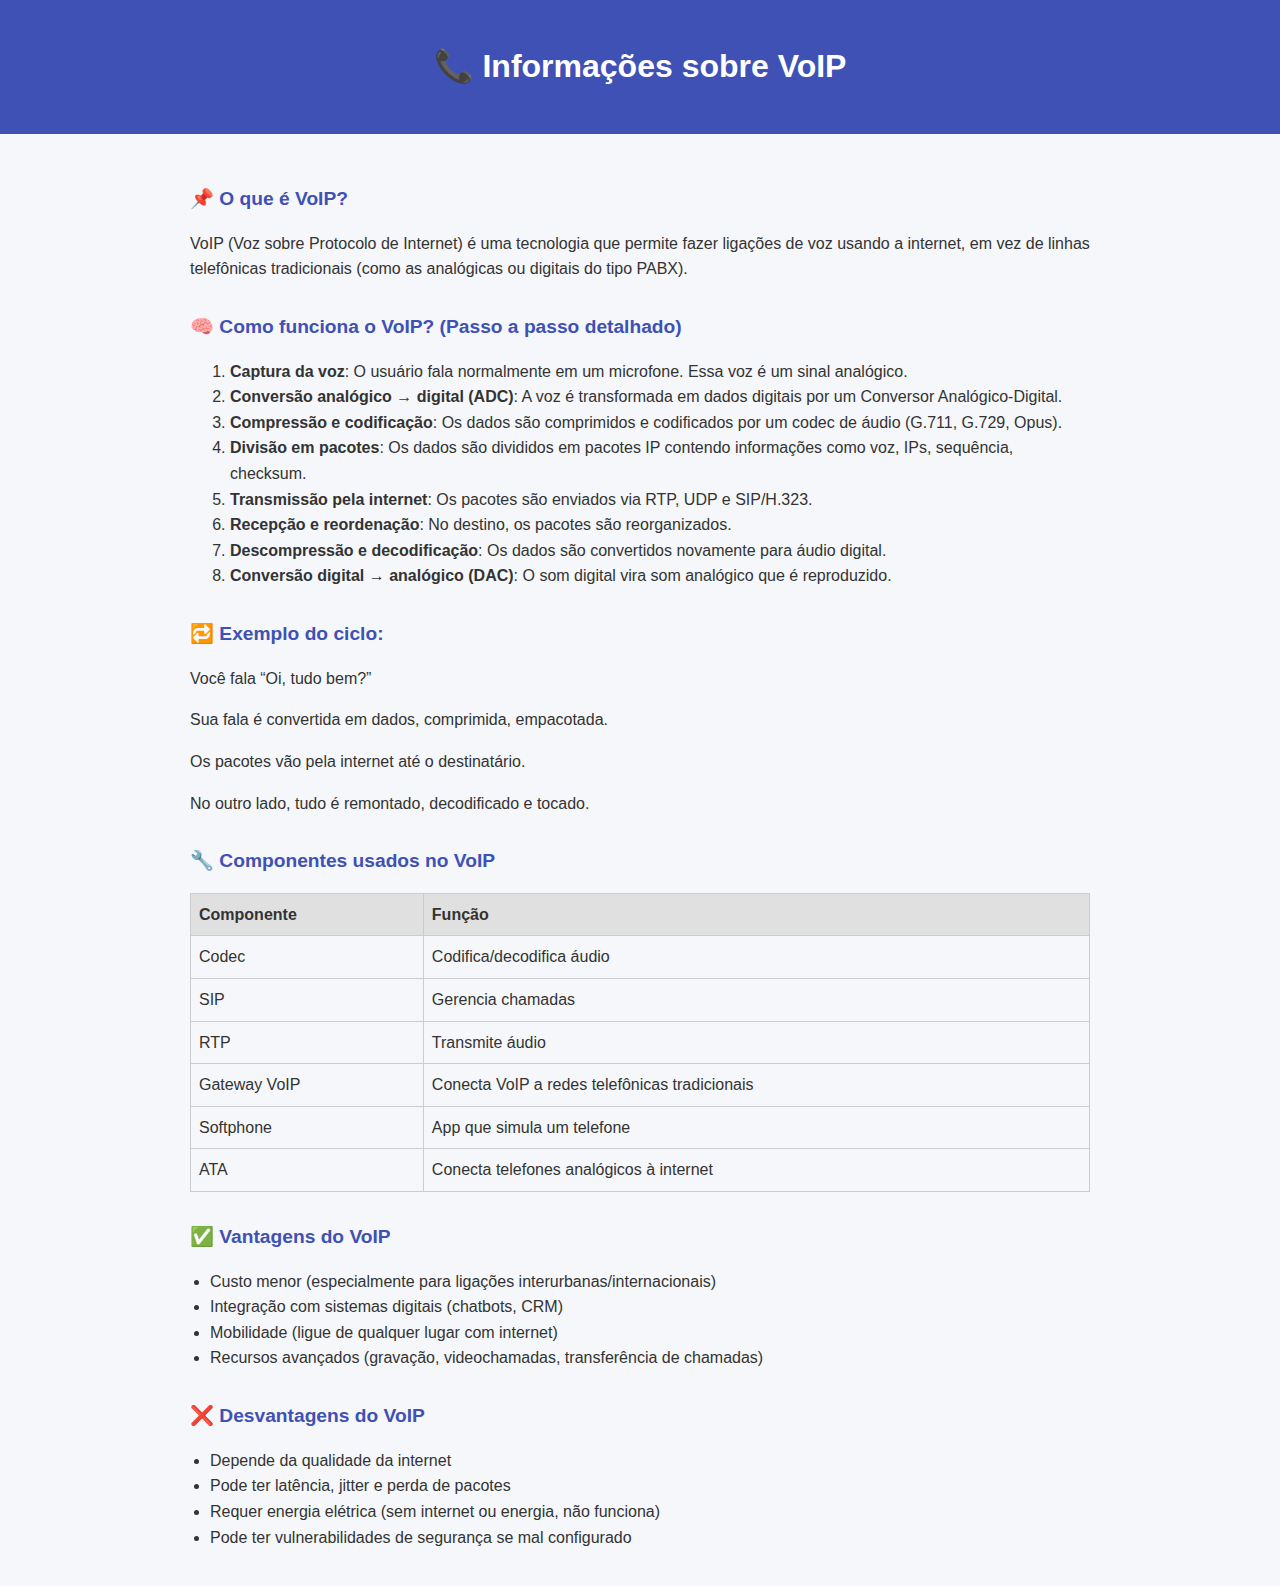
<file: index.html>
<!DOCTYPE html>
<html lang="pt-BR">
<head>
  <meta charset="UTF-8">
  <meta name="viewport" content="width=device-width, initial-scale=1.0">
  <title>Informações sobre VoIP</title>
  <link rel="stylesheet" href="style.css">
</head>
<body>
  <header>
    <h1>📞 Informações sobre VoIP</h1>
  </header>
  <main>
    <section>
      <h2 class="emoji">📌 O que é VoIP?</h2>
      <p>VoIP (Voz sobre Protocolo de Internet) é uma tecnologia que permite fazer ligações de voz usando a internet, em vez de linhas telefônicas tradicionais (como as analógicas ou digitais do tipo PABX).</p>
    </section>

    <section>
      <h2 class="emoji">🧠 Como funciona o VoIP? (Passo a passo detalhado)</h2>
      <ol>
        <li><strong>Captura da voz</strong>: O usuário fala normalmente em um microfone. Essa voz é um sinal analógico.</li>
        <li><strong>Conversão analógico → digital (ADC)</strong>: A voz é transformada em dados digitais por um Conversor Analógico-Digital.</li>
        <li><strong>Compressão e codificação</strong>: Os dados são comprimidos e codificados por um codec de áudio (G.711, G.729, Opus).</li>
        <li><strong>Divisão em pacotes</strong>: Os dados são divididos em pacotes IP contendo informações como voz, IPs, sequência, checksum.</li>
        <li><strong>Transmissão pela internet</strong>: Os pacotes são enviados via RTP, UDP e SIP/H.323.</li>
        <li><strong>Recepção e reordenação</strong>: No destino, os pacotes são reorganizados.</li>
        <li><strong>Descompressão e decodificação</strong>: Os dados são convertidos novamente para áudio digital.</li>
        <li><strong>Conversão digital → analógico (DAC)</strong>: O som digital vira som analógico que é reproduzido.</li>
      </ol>
    </section>

    <section>
      <h2 class="emoji">🔁 Exemplo do ciclo:</h2>
      <p>Você fala “Oi, tudo bem?”</p>
      <p>Sua fala é convertida em dados, comprimida, empacotada.</p>
      <p>Os pacotes vão pela internet até o destinatário.</p>
      <p>No outro lado, tudo é remontado, decodificado e tocado.</p>
    </section>

    <section>
      <h2 class="emoji">🔧 Componentes usados no VoIP</h2>
      <table>
        <thead>
          <tr>
            <th>Componente</th>
            <th>Função</th>
          </tr>
        </thead>
        <tbody>
          <tr><td>Codec</td><td>Codifica/decodifica áudio</td></tr>
          <tr><td>SIP</td><td>Gerencia chamadas</td></tr>
          <tr><td>RTP</td><td>Transmite áudio</td></tr>
          <tr><td>Gateway VoIP</td><td>Conecta VoIP a redes telefônicas tradicionais</td></tr>
          <tr><td>Softphone</td><td>App que simula um telefone</td></tr>
          <tr><td>ATA</td><td>Conecta telefones analógicos à internet</td></tr>
        </tbody>
      </table>
    </section>

    <section>
      <h2 class="emoji">✅ Vantagens do VoIP</h2>
      <ul>
        <li>Custo menor (especialmente para ligações interurbanas/internacionais)</li>
        <li>Integração com sistemas digitais (chatbots, CRM)</li>
        <li>Mobilidade (ligue de qualquer lugar com internet)</li>
        <li>Recursos avançados (gravação, videochamadas, transferência de chamadas)</li>
      </ul>
    </section>

    <section>
      <h2 class="emoji">❌ Desvantagens do VoIP</h2>
      <ul>
        <li>Depende da qualidade da internet</li>
        <li>Pode ter latência, jitter e perda de pacotes</li>
        <li>Requer energia elétrica (sem internet ou energia, não funciona)</li>
        <li>Pode ter vulnerabilidades de segurança se mal configurado</li>
      </ul>
    </section>
  </main>
</body>
</html>
</file>
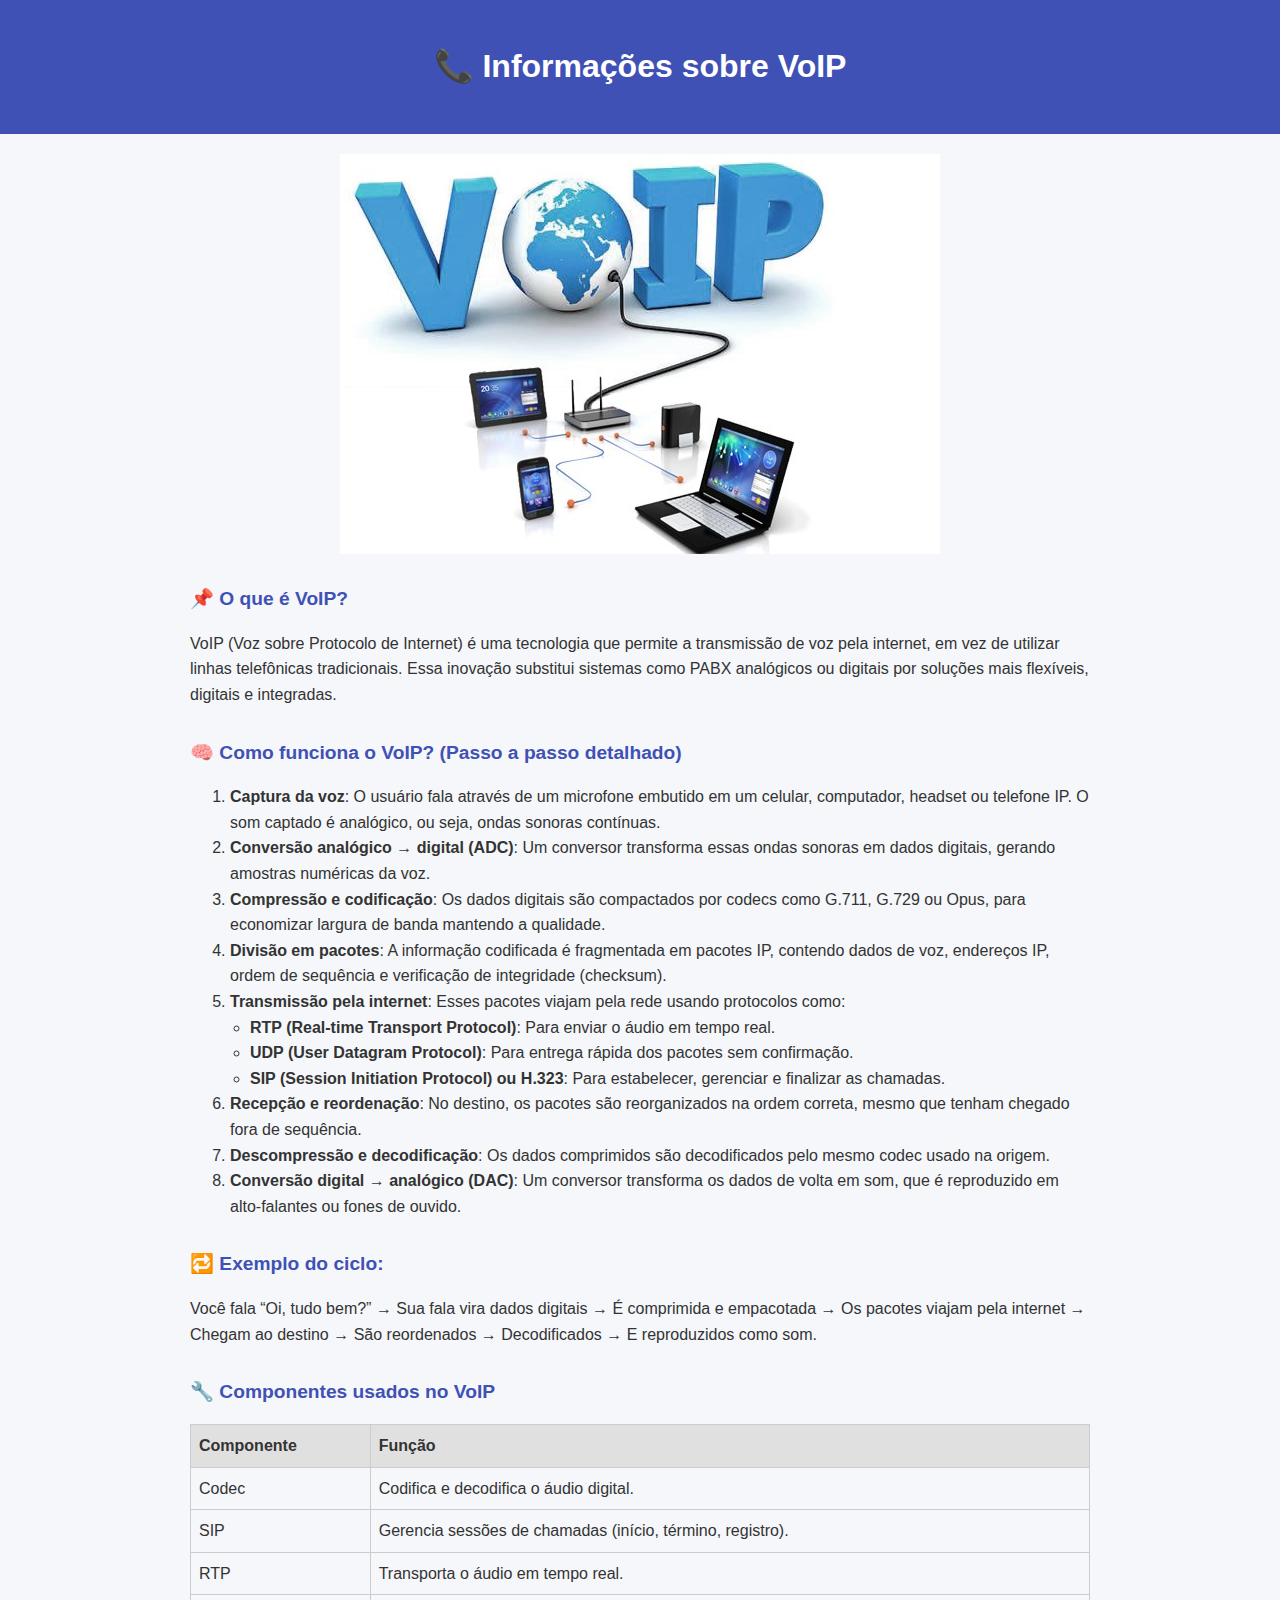
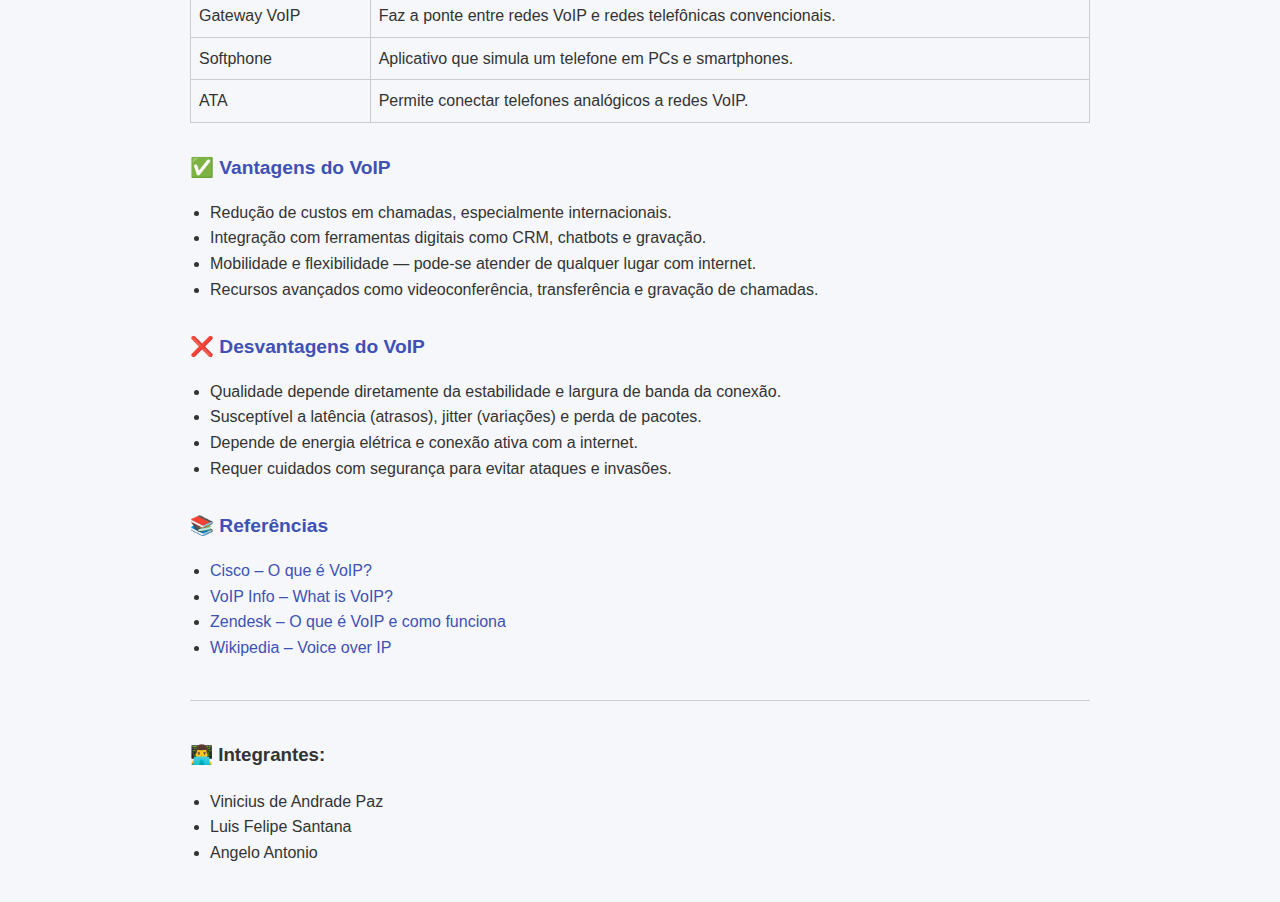
<file: docs/index.html>
<!DOCTYPE html>
<html lang="pt-BR">
<head>
  <meta charset="UTF-8">
  <meta name="viewport" content="width=device-width, initial-scale=1.0">
  <title>Informações sobre VoIP</title>
  <link rel="stylesheet" href="style.css">
</head>
<body>
  <header>
    <h1>📞 Informações sobre VoIP</h1>
  </header>
  
  <main>

<img src="img/voip-diagram.jpg" alt="Imagem ilustrativa sobre VoIP" style="display: block; margin: 0 auto 20px auto; max-width: 100%; height: auto;" />

    <section>
      <h2 class="emoji">📌 O que é VoIP?</h2>
      <p>VoIP (Voz sobre Protocolo de Internet) é uma tecnologia que permite a transmissão de voz pela internet, em vez de utilizar linhas telefônicas tradicionais. Essa inovação substitui sistemas como PABX analógicos ou digitais por soluções mais flexíveis, digitais e integradas.</p>
    </section>

    <section>
      <h2 class="emoji">🧠 Como funciona o VoIP? (Passo a passo detalhado)</h2>
      <ol>
        <li><strong>Captura da voz</strong>: O usuário fala através de um microfone embutido em um celular, computador, headset ou telefone IP. O som captado é analógico, ou seja, ondas sonoras contínuas.</li>
        <li><strong>Conversão analógico → digital (ADC)</strong>: Um conversor transforma essas ondas sonoras em dados digitais, gerando amostras numéricas da voz.</li>
        <li><strong>Compressão e codificação</strong>: Os dados digitais são compactados por codecs como G.711, G.729 ou Opus, para economizar largura de banda mantendo a qualidade.</li>
        <li><strong>Divisão em pacotes</strong>: A informação codificada é fragmentada em pacotes IP, contendo dados de voz, endereços IP, ordem de sequência e verificação de integridade (checksum).</li>
        <li><strong>Transmissão pela internet</strong>: Esses pacotes viajam pela rede usando protocolos como:
          <ul>
            <li><strong>RTP (Real-time Transport Protocol)</strong>: Para enviar o áudio em tempo real.</li>
            <li><strong>UDP (User Datagram Protocol)</strong>: Para entrega rápida dos pacotes sem confirmação.</li>
            <li><strong>SIP (Session Initiation Protocol) ou H.323</strong>: Para estabelecer, gerenciar e finalizar as chamadas.</li>
          </ul>
        </li>
        <li><strong>Recepção e reordenação</strong>: No destino, os pacotes são reorganizados na ordem correta, mesmo que tenham chegado fora de sequência.</li>
        <li><strong>Descompressão e decodificação</strong>: Os dados comprimidos são decodificados pelo mesmo codec usado na origem.</li>
        <li><strong>Conversão digital → analógico (DAC)</strong>: Um conversor transforma os dados de volta em som, que é reproduzido em alto-falantes ou fones de ouvido.</li>
      </ol>
    </section>

    <section>
      <h2 class="emoji">🔁 Exemplo do ciclo:</h2>
      <p>Você fala “Oi, tudo bem?” → Sua fala vira dados digitais → É comprimida e empacotada → Os pacotes viajam pela internet → Chegam ao destino → São reordenados → Decodificados → E reproduzidos como som.</p>
    </section>

    <section>
      <h2 class="emoji">🔧 Componentes usados no VoIP</h2>
      <table>
        <thead>
          <tr>
            <th>Componente</th>
            <th>Função</th>
          </tr>
        </thead>
        <tbody>
          <tr><td>Codec</td><td>Codifica e decodifica o áudio digital.</td></tr>
          <tr><td>SIP</td><td>Gerencia sessões de chamadas (início, término, registro).</td></tr>
          <tr><td>RTP</td><td>Transporta o áudio em tempo real.</td></tr>
          <tr><td>Gateway VoIP</td><td>Faz a ponte entre redes VoIP e redes telefônicas convencionais.</td></tr>
          <tr><td>Softphone</td><td>Aplicativo que simula um telefone em PCs e smartphones.</td></tr>
          <tr><td>ATA</td><td>Permite conectar telefones analógicos a redes VoIP.</td></tr>
        </tbody>
      </table>
    </section>

    <section>
      <h2 class="emoji">✅ Vantagens do VoIP</h2>
      <ul>
        <li>Redução de custos em chamadas, especialmente internacionais.</li>
        <li>Integração com ferramentas digitais como CRM, chatbots e gravação.</li>
        <li>Mobilidade e flexibilidade — pode-se atender de qualquer lugar com internet.</li>
        <li>Recursos avançados como videoconferência, transferência e gravação de chamadas.</li>
      </ul>
    </section>

    <section>
      <h2 class="emoji">❌ Desvantagens do VoIP</h2>
      <ul>
        <li>Qualidade depende diretamente da estabilidade e largura de banda da conexão.</li>
        <li>Susceptível a latência (atrasos), jitter (variações) e perda de pacotes.</li>
        <li>Depende de energia elétrica e conexão ativa com a internet.</li>
        <li>Requer cuidados com segurança para evitar ataques e invasões.</li>
      </ul>
    </section>

    <section>
      <h2 class="emoji">📚 Referências</h2>
      <ul>
        <li><a href="https://www.cisco.com/c/pt_br/tech/voice/ip-telephony-voice-over-ip-voip/index.html" target="_blank">Cisco – O que é VoIP?</a></li>
        <li><a href="https://www.voip-info.org/what-is-voip/" target="_blank">VoIP Info – What is VoIP?</a></li>
        <li><a href="https://www.zendesk.com.br/blog/o-que-e-voip/" target="_blank">Zendesk – O que é VoIP e como funciona</a></li>
        <li><a href="https://en.wikipedia.org/wiki/Voice_over_IP" target="_blank">Wikipedia – Voice over IP</a></li>
      </ul>
    </section>

    <!-- Nomes dos participantes -->
    <footer style="margin-top: 40px; padding-top: 20px; border-top: 1px solid #ccc;">
      <h3>👨‍💻 Integrantes:</h3>
      <ul>
        <li>Vinicius de Andrade Paz</li>
        <li>Luis Felipe Santana</li>
        <li>Angelo Antonio</li>
      </ul>
    </footer>
  </main>
</body>
</html>
</file>
<file: style.css>
body {
    font-family: 'Segoe UI', Tahoma, Geneva, Verdana, sans-serif;
    margin: 0;
    padding: 0;
    background-color: #f5f7fa;
    color: #333;
    line-height: 1.6;
  }
  
  header {
    background-color: #3f51b5;
    color: white;
    padding: 20px;
    text-align: center;
  }
  
  main {
    padding: 20px;
    max-width: 900px;
    margin: auto;
  }
  
  h2 {
    color: #3f51b5;
    margin-top: 30px;
  }
  
  table {
    width: 100%;
    border-collapse: collapse;
    margin-top: 10px;
  }
  
  th, td {
    border: 1px solid #ccc;
    padding: 8px;
    text-align: left;
  }
  
  th {
    background-color: #e0e0e0;
  }
  
  ul {
    padding-left: 20px;
  }
  
  .emoji {
    font-size: 1.2em;
  }
</file>
<file: docs/style.css>
body {
  font-family: 'Segoe UI', Tahoma, Geneva, Verdana, sans-serif;
  margin: 0;
  padding: 0;
  background-color: #f5f7fa;
  color: #333;
  line-height: 1.6;
}

header {
  background-color: #3f51b5;
  color: white;
  padding: 20px;
  text-align: center;
}

main {
  padding: 20px;
  max-width: 900px;
  margin: auto;
}

h2 {
  color: #3f51b5;
  margin-top: 30px;
}

table {
  width: 100%;
  border-collapse: collapse;
  margin-top: 10px;
}

th, td {
  border: 1px solid #ccc;
  padding: 8px;
  text-align: left;
}

th {
  background-color: #e0e0e0;
}

ul {
  padding-left: 20px;
}

.emoji {
  font-size: 1.2em;
}

a {
  color: #3f51b5;
  text-decoration: none;
}

a:hover {
  text-decoration: underline;
}
</file>
